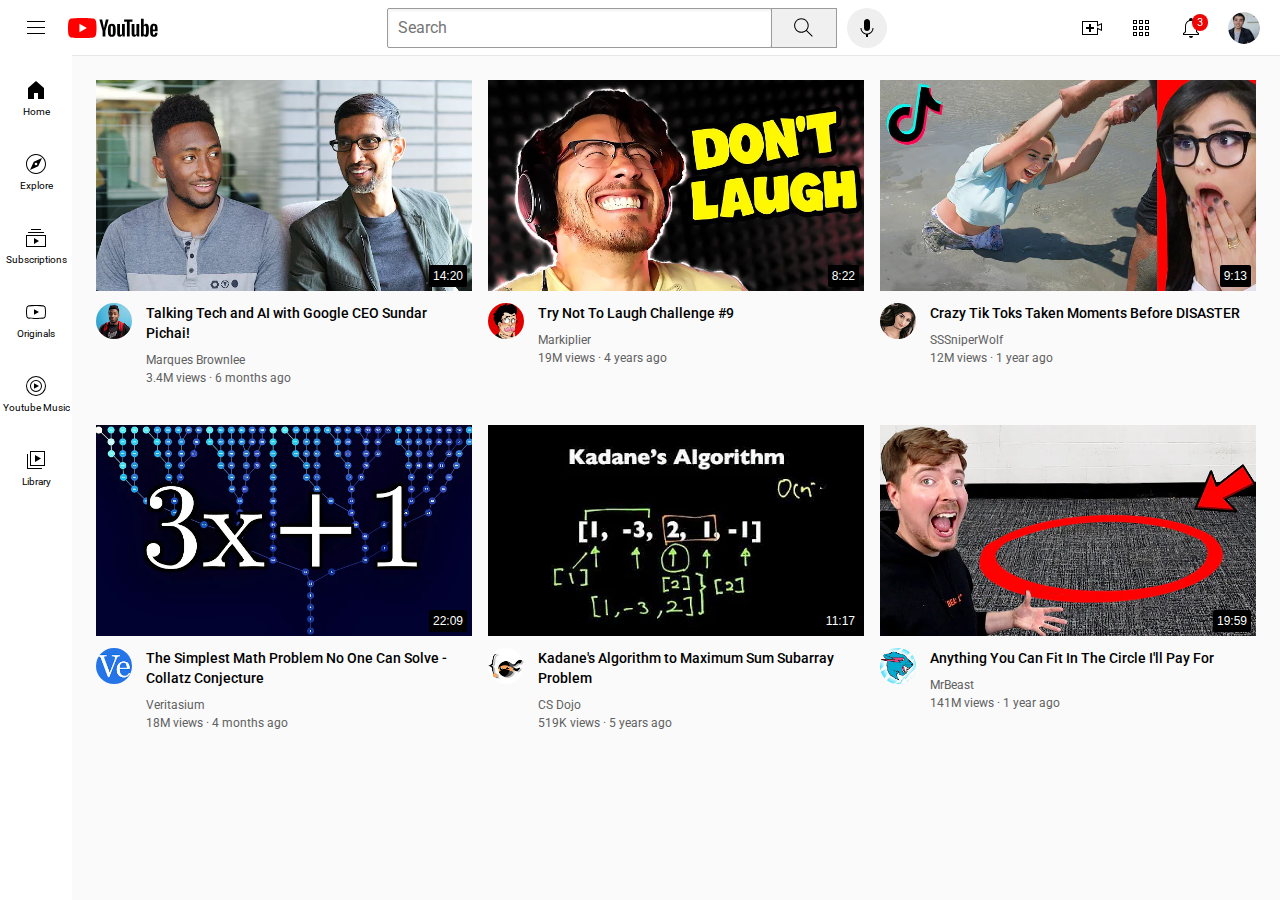
<file: index.html>
<!DOCTYPE html>
<html>
  <head>
    <title>
      Youtube.com Clone
    </title>
    <link rel="preconnect" href="https://fonts.googleapis.com">
    <link rel="preconnect" href="https://fonts.gstatic.com" crossorigin>
    <link href="https://fonts.googleapis.com/css2?family=Roboto:wght@400;500;700&display=swap" rel="stylesheet">
    
    <link rel="stylesheet" href="styles/general.css">
    <link rel="stylesheet" href="styles/video.css">
    <link rel="stylesheet" href="styles/header.css">
    <link rel="stylesheet" href="styles/sidebar.css">

  </head>

  <body>
    <header class="header">
      <div class="left-section">
        <img class="hamburger-menu" src="icons/hamburger-menu.svg">
        <img class="youtube-logo" src="icons/youtube-logo.svg">
      </div>
      <div class="middle-section">
        <input class="search-bar" type="text" placeholder="Search">
        <button class="search-button">
          <img class="search-icon" src="icons/search.svg">
          <div class="tooltip">Search</div>
        </button>
        <!--THATS HOW U COMMENT or --> 
        <button class="voice-search-button">
          <img class="voice-search-icon" src="icons/voice-search-icon.svg">
          <div class="tooltip">Search With Your Voice</div>
        </button>
      </div>
      <div class="right-section">
        <div class="upload-icon-container">
          <img class="upload-icon" src="icons/upload.svg">
          <div class="tooltip">Create</div>
        </div>
        <div class="youtube-apps-icon-container">
          <img class="youtube-apps-icon" src="icons/youtube-apps.svg">
          <div class="tooltip">Youtube Apps</div>
        </div>
        
        <div class="notifications-icon-container">
          <div class="not2">
            <img class="notifications-icon" src="icons/notifications.svg">
            <div class="tooltip">Notifications</div>
          </div>
          <div class="notifications-count">
            3
          </div>
        </div>
        <img class="current-user-picture" src="channel-pictures/my-channel.jpeg">
      </div>

    </header>

    <nav class="sidebar">
      <div class="sidebar-link">
        <img src="icons/home.svg">
        <div>Home</div>
      </div>
      <div class="sidebar-link">
        <img src="icons/explore.svg">
        <div>Explore</div>
      </div>
      <div class="sidebar-link">
        <img src="icons/subscriptions.svg">
        <div>Subscriptions</div>
      </div>
      <div class="sidebar-link">
        <img src="icons/originals.svg">
        <div>Originals</div>
      </div>
      <div class="sidebar-link">
        <img src="icons/youtube-music.svg">
        <div>Youtube Music</div>
      </div>
      <div class="sidebar-link">
        <img src="icons/library.svg">
        <div>Library</div>
      </div>
    </nav>
    
    <main>
      <section class="video-grid">
        <div class="video-preview">
          <div class="thumbnail-row">
            <img class="thumbnail" src="thumbnails/thumbnail-1.webp">
            <div class="video-time">
              14:20
            </div>
          </div>
  
          <div class="video-info-grid">
            <div class="channel-picture">
              <img class="profile-picture" src="channel-pictures/channel-1.jpeg">
            </div>
            <div class="video-info">
              <p class="video-title">  
                Talking Tech and AI with Google CEO Sundar Pichai!
              </p>
          
              <p class="video-author">
                Marques Brownlee
              </p>
          
              <p class="video-stats">
                3.4M views &#183; 6 months ago
              </p>
            </div>
          </div>
          
  
          
        </div>
  
        <div class="video-preview">
          <div class="thumbnail-row">
            <img class="thumbnail" src="thumbnails/thumbnail-2.webp">
            <div class="video-time">
              8:22
            </div>
          </div>
          
          <div class="video-info-grid">
            <div class="channel-picture">
              <img class="profile-picture" src="channel-pictures/channel-2.jpeg">
            </div>
            <div class="video-info">
              <p class="video-title">  
                Try Not To Laugh Challenge #9
              </p>
          
              <p class="video-author">
                Markiplier
              </p>
          
              <p class="video-stats">
                19M views &#183; 4 years ago
              </p>
            </div>
          </div>
        </div>
  
        <div class="video-preview">
          <div class="thumbnail-row">
            <img class="thumbnail" src="thumbnails/thumbnail-3.webp">
            <div class="video-time">
              9:13
            </div>
          </div>
  
          <div class="video-info-grid">
            <div class="channel-picture">
              <img class="profile-picture" src="channel-pictures/channel-3.jpeg">
            </div>
            <div class="video-info">
              <p class="video-title">  
                Crazy Tik Toks Taken Moments Before DISASTER
              </p>
          
              <p class="video-author">
                SSSniperWolf
              </p>
          
              <p class="video-stats">
                12M views &#183; 1 year ago
              </p>
            </div>
          </div>
          
  
          
        </div>
  
        <div class="video-preview">
          <div class="thumbnail-row">
            <img class="thumbnail" src="thumbnails/thumbnail-4.webp">
            <div class="video-time">
              22:09
            </div>
          </div>
          
          <div class="video-info-grid">
            <div class="channel-picture">
              <img class="profile-picture" src="channel-pictures/channel-4.jpeg">
            </div>
            <div class="video-info">
              <p class="video-title">  
                The Simplest Math Problem No One Can Solve - Collatz Conjecture
              </p>
          
              <p class="video-author">
                Veritasium
              </p>
          
              <p class="video-stats">
                18M views &#183; 4 months ago
              </p>
            </div>
          </div>
        </div>
  
        <div class="video-preview">
          <div class="thumbnail-row">
            <img class="thumbnail" src="thumbnails/thumbnail-5.webp">
            <div class="video-time">
              11:17
            </div>
          </div>
  
          <div class="video-info-grid">
            <div class="channel-picture">
              <img class="profile-picture" src="channel-pictures/channel-5.jpeg">
            </div>
            <div class="video-info">
              <p class="video-title">  
                Kadane's Algorithm to Maximum Sum Subarray Problem
              </p>
          
              <p class="video-author">
                CS Dojo
              </p>
          
              <p class="video-stats">
                519K views &#183; 5 years ago
              </p>
            </div>
          </div>
          
  
          
        </div>
  
        <div class="video-preview">
          <div class="thumbnail-row">
            <img class="thumbnail" src="thumbnails/thumbnail-6.webp">
            <div class="video-time">
              19:59
            </div>
          </div>
          
          <div class="video-info-grid">
            <div class="channel-picture">
              <img class="profile-picture" src="channel-pictures/channel-6.jpeg">
            </div>
            <div class="video-info">
              <p class="video-title">  
                Anything You Can Fit In The Circle I'll Pay For
              </p>
          
              <p class="video-author">
                MrBeast
              </p>
          
              <p class="video-stats">
                141M views &#183; 1 year ago
              </p>
            </div>
          </div>
        </div>
      </section>
    </main>
    
  </body>

</html>
</file>
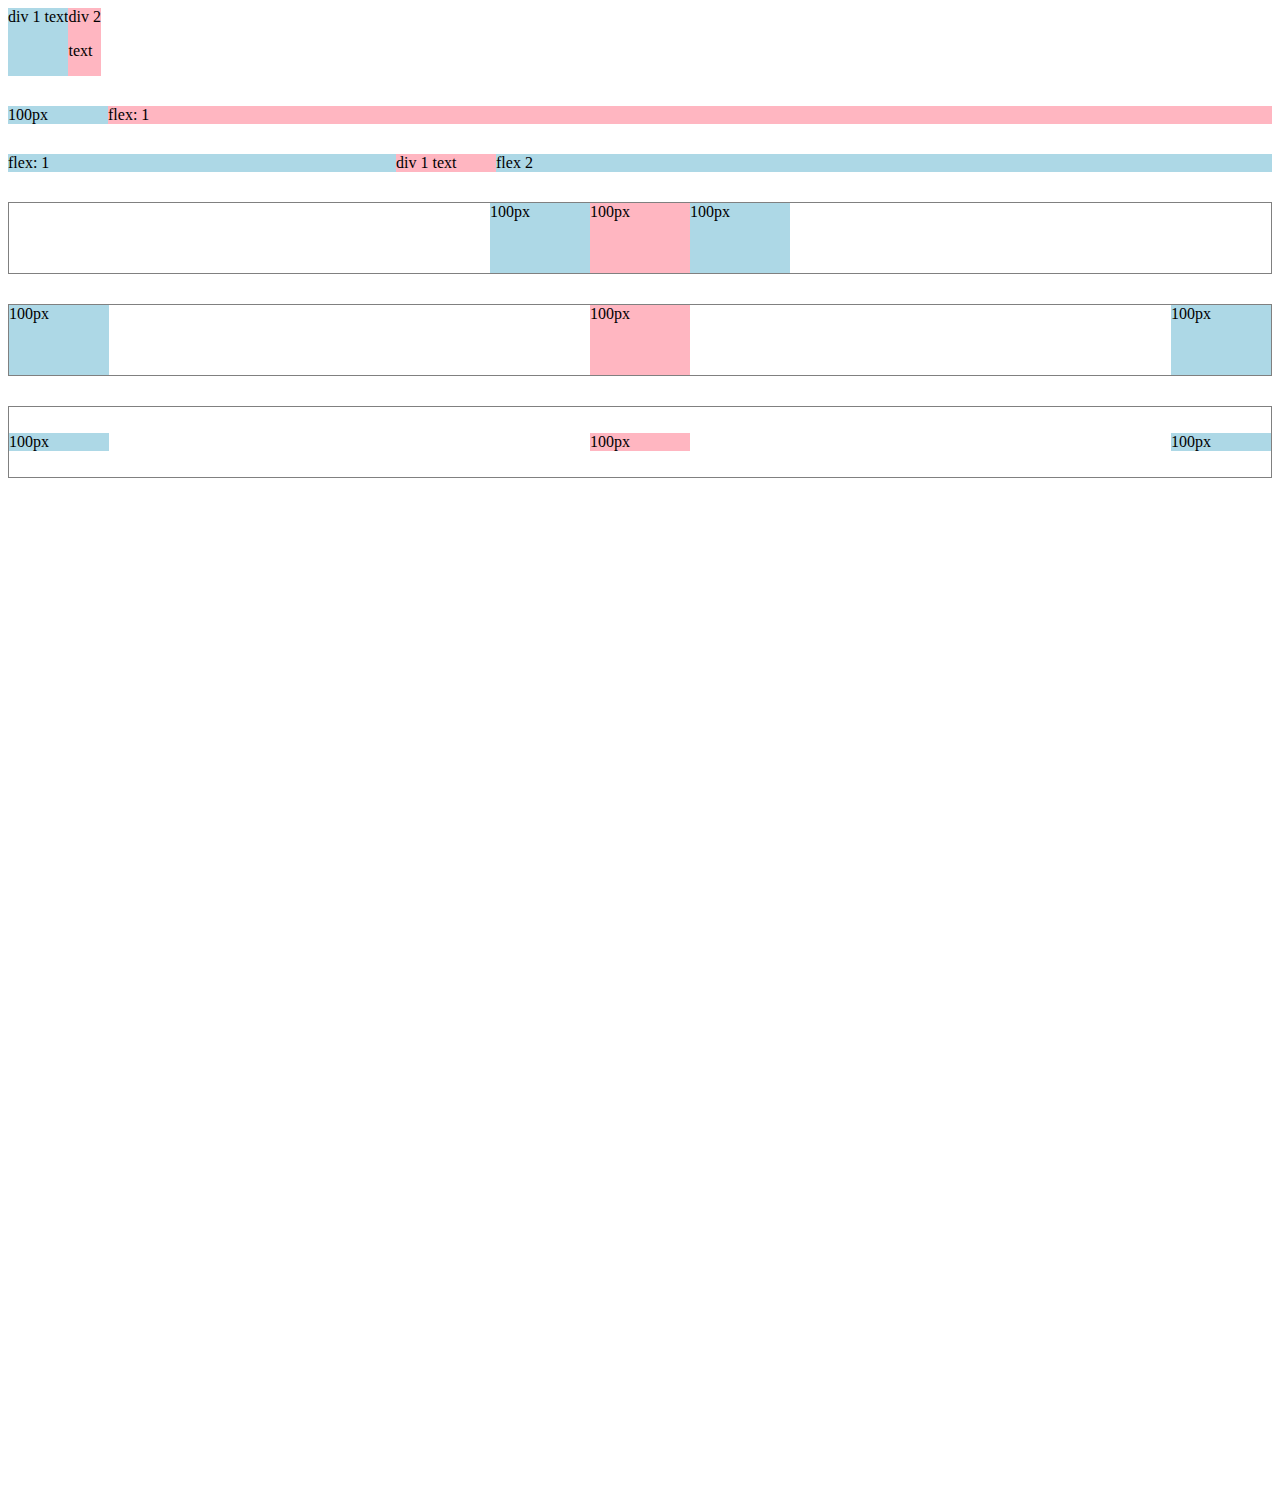
<file: flexbox.html>
<!DOCTYPE html>
<html>
  <head>
    <title>FlexBox practice</title>


  </head>

  <body style="padding-bottom: 1000px;">
    <div style="
    display: flex;
    flex-direction: row;
    
    ">
      <div style="background-color: lightblue;">
        
        
        div 1 text
      </div>
      <div style="background-color: lightpink;">
        
        div 2
        <p> text</p>
      </div>
    </div>
    

    <div style="
    display: flex;
    flex-direction: row;
    margin-top: 30px;
    
    ">
      <div style="background-color: lightblue;
      width: 100px;

      ">
        
        
        100px
      </div>
      <div style="background-color: lightpink;
      flex: 1;">
        
        flex: 1
      </div>
    </div>


    <div style="
    display: flex;
    flex-direction: row;
    margin-top: 30px;
    ">


      <div style="background-color: lightblue;
        flex: 1;">
          
          flex: 1
      </div>
      <div style="background-color: lightpink;
      width: 100px;">
        
        
        div 1 text
      </div>
      

      <div style="background-color: lightblue;
      flex: 2;">
        
        
        flex 2
      </div>
    </div>

    <div style="
    display: flex;
    height: 70px;
    border-width: 1px;
    border-style: solid;
    border-color: gray;
    flex-direction: row;
    margin-top: 30px;
    justify-content: center;
    ">


      <div style="background-color: lightblue;
        width: 100px;">
          
          100px
      </div>
      <div style="background-color: lightpink;
      width: 100px;">
        
        
        100px
      </div>
      

      <div style="background-color: lightblue;
      width: 100px;">
        
        
        100px
      </div>
    </div>


    <div style="
    display: flex;
    height: 70px;
    border-width: 1px;
    border-style: solid;
    border-color: gray;
    flex-direction: row;
    margin-top: 30px;
    justify-content: space-between;
    ">


      <div style="background-color: lightblue;
        width: 100px;">
          
          100px
      </div>
      <div style="background-color: lightpink;
      width: 100px;">
        
        
        100px
      </div>
      

      <div style="background-color: lightblue;
      width: 100px;">
        
        
        100px
      </div>
    </div>


    <div style="
    display: flex;
    height: 70px;
    border-width: 1px;
    border-style: solid;
    border-color: gray;
    flex-direction: row;
    margin-top: 30px;
    justify-content: space-between;
    align-items: center;
    ">


      <div style="background-color: lightblue;
        width: 100px;">
          
          100px
      </div>
      <div style="background-color: lightpink;
      width: 100px;">
        
        
        100px
      </div>
      

      <div style="background-color: lightblue;
      width: 100px;">
        
        
        100px
      </div>
    </div>


  </body>
</html>
</file>
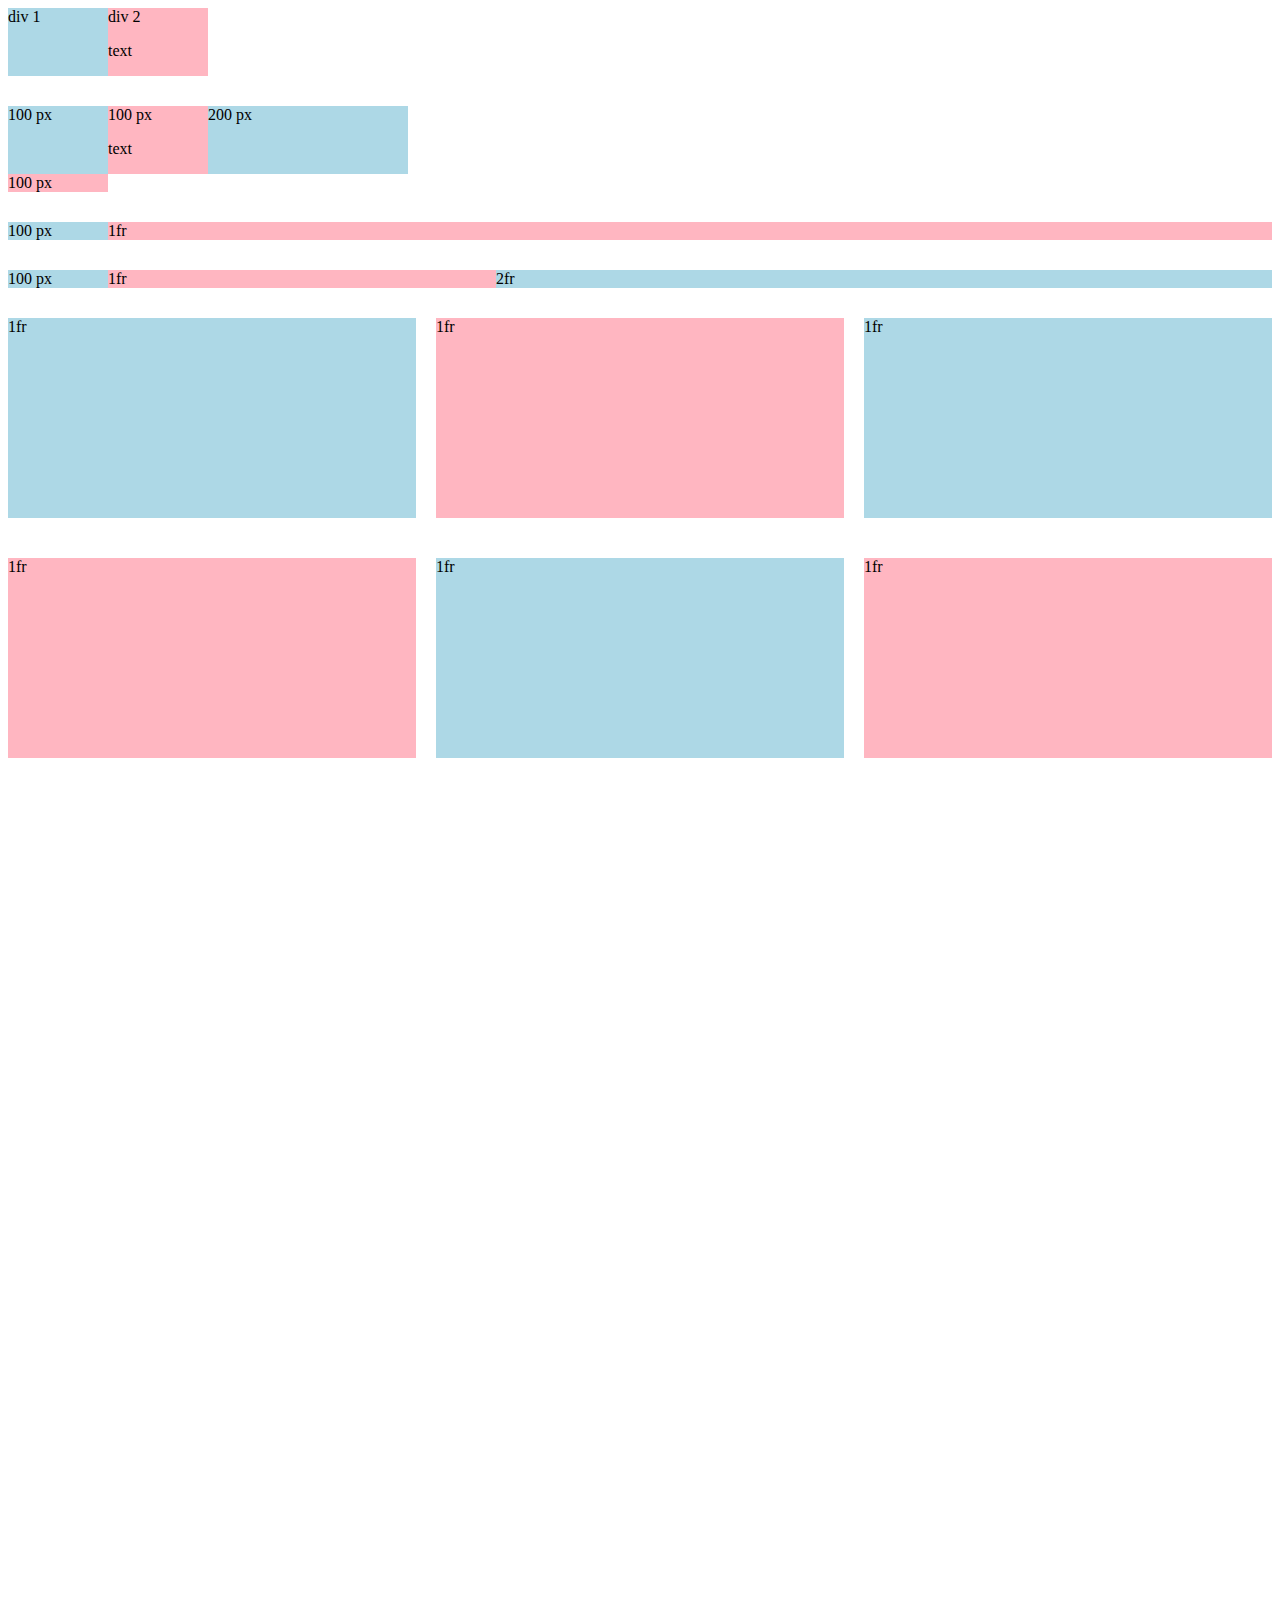
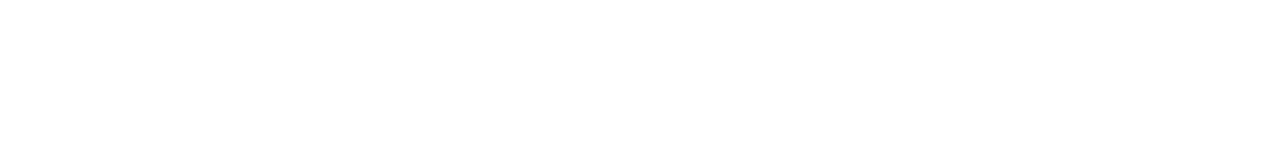
<file: grid.html>
<!DOCTYPE html>
<html>
  <head>
    <title>Grid Practice</title>

  </head>

  <body style="padding-bottom: 1000px;">
    <div style="
      display: grid;
      grid-template-columns: 100px 100px;
    
    ">
      <div style="background-color: lightblue;">
        div 1
      </div>

      <div style="background-color: lightpink;">
        div 2
        <p>
          text
        </p>
      </div>
    </div>

    <div style="
    margin-top: 30px;
    display: grid;
    grid-template-columns: 100px 100px 200px;
  
  ">
    <div style="background-color: lightblue;">
      100 px
    </div>

    <div style="background-color: lightpink;">
      100 px
      <p>
        text
      </p>
    </div>

    <div style="background-color: lightblue;">
      200 px
    </div>

    <div style="background-color: lightpink;">
      100 px
    </div>
  </div>


    <div style="
    margin-top: 30px;
    display: grid;
    grid-template-columns: 100px 1fr;

    ">
      <div style="background-color: lightblue;">
        100 px
      </div>

      <div style="background-color: lightpink;">
        1fr
      </div>
  </div>


  <div style="
  margin-top: 30px;
  display: grid;
  grid-template-columns: 100px 1fr 2fr;

  ">
    <div style="background-color: lightblue;">
      100 px
    </div>

    <div style="background-color: lightpink;">
      1fr
    </div>

    <div style="background-color: lightblue;">
      2fr
    </div>
  </div>


  <div style="
    margin-top: 30px;
    display: grid;
    grid-template-columns: 1fr 1fr 1fr;
    column-gap: 20px;
    row-gap: 40px;

  ">
    <div style="background-color: lightblue; height: 200px;">
      1fr
    </div>

    <div style="background-color: lightpink; height: 200px;">
      1fr
    </div>

    <div style="background-color: lightblue; height: 200px;">
      1fr
    </div>
    <div style="background-color: lightpink; height: 200px;">
      1fr
    </div>
    <div style="background-color: lightblue; height: 200px;">
      1fr
    </div>

    <div style="background-color: lightpink; height: 200px;">
      1fr
    </div>
  </div>


  </body>

</html>
</file>
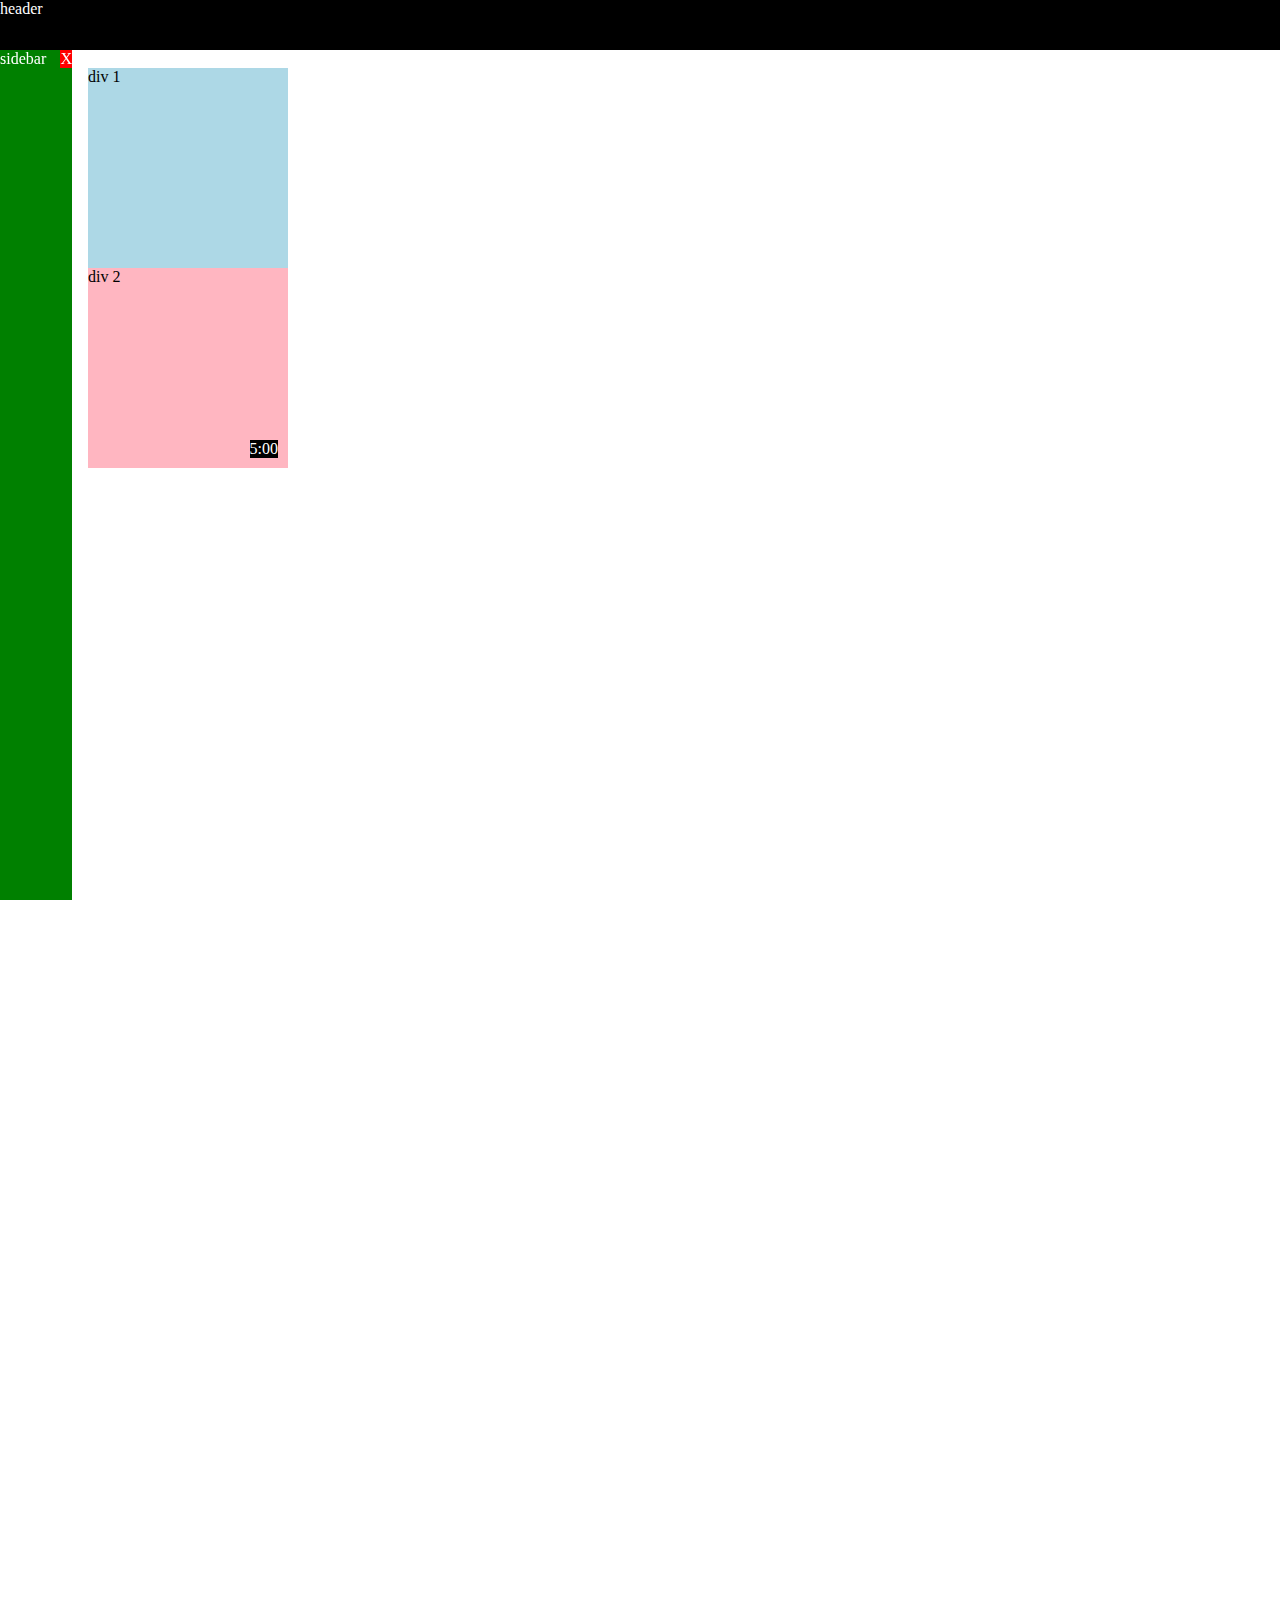
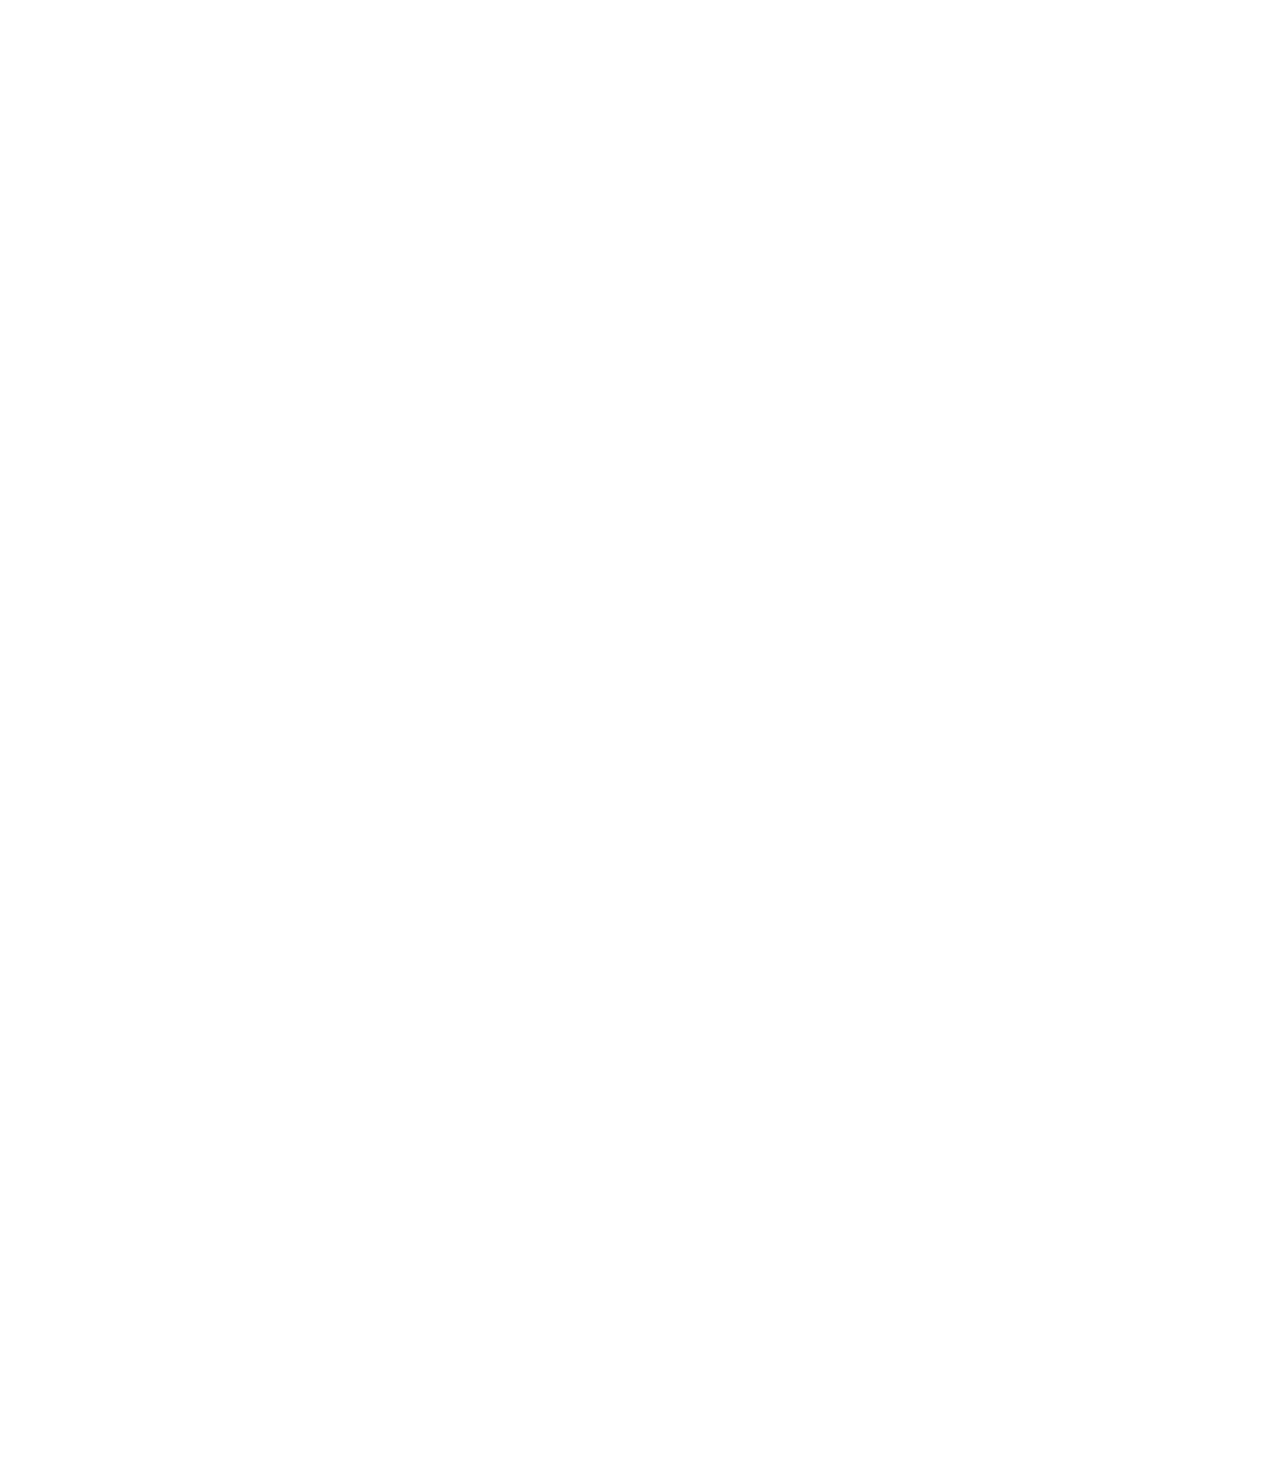
<file: position.html>
<!DOCTYPE html>
<html>
  <head>
    <title>position practice</title>
  </head>

  <body style="
    height: 3000px;
    padding-top: 60px;
    padding-left: 80px;
  ">
    <div style="background-color: black;
    color: white;
    position: fixed;
    top: 0px;
    left: 0px;
    right: 0px;
    height: 50px;
    z-index: 1;
    ">
      header
    </div>

    <div style="background-color: green;
    color: white;
    position: fixed;
    left: 0px;
    bottom: 0px;
    top: 50px;
    width: 72px;
    ">
      sidebar
    <div style="
      position: absolute;
      background-color: red;
      color: white;
      top: 0px;
      right: 0px;
    ">
      X
    </div>
    </div>

    

    <div style="background-color: lightblue;
    height: 200px;
    width: 200px;
    position: static;
    ">
      div 1
    </div>

    <div style="background-color: lightpink;
    height: 200px;
    width: 200px;
    position: relative">
      div 2
      <div style="
      position: absolute;
      background-color: black;
      color: white;
      bottom: 10px;
      right: 10px;
    ">
      5:00
      </div>
    </div>
  </body>
</html>
</file>
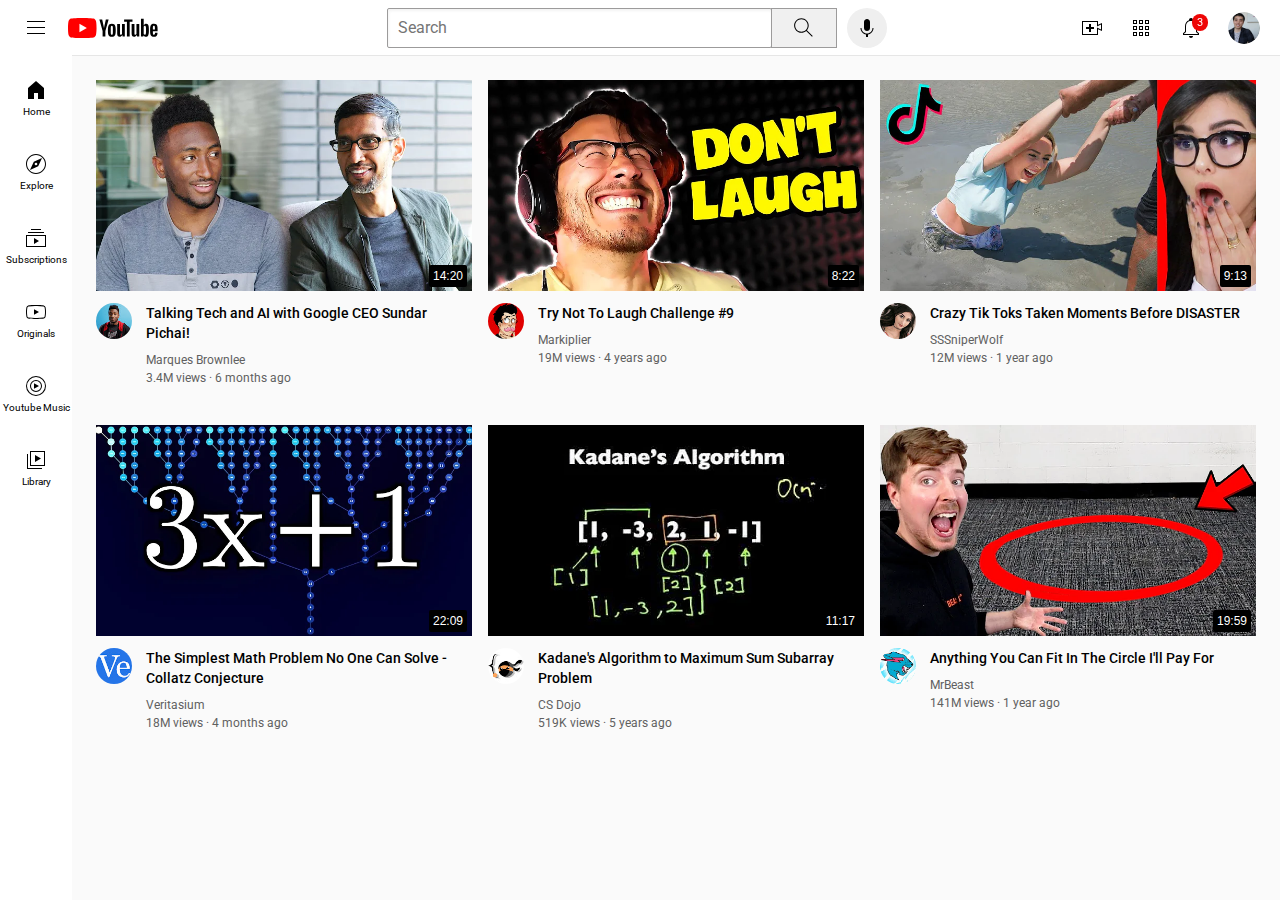
<file: youtube.html>
<!DOCTYPE html>
<html>
  <head>
    <title>
      Youtube.com Clone
    </title>
    <link rel="preconnect" href="https://fonts.googleapis.com">
    <link rel="preconnect" href="https://fonts.gstatic.com" crossorigin>
    <link href="https://fonts.googleapis.com/css2?family=Roboto:wght@400;500;700&display=swap" rel="stylesheet">
    
    <link rel="stylesheet" href="styles/general.css">
    <link rel="stylesheet" href="styles/video.css">
    <link rel="stylesheet" href="styles/header.css">
    <link rel="stylesheet" href="styles/sidebar.css">

  </head>

  <body>
    <header class="header">
      <div class="left-section">
        <img class="hamburger-menu" src="icons/hamburger-menu.svg">
        <img class="youtube-logo" src="icons/youtube-logo.svg">
      </div>
      <div class="middle-section">
        <input class="search-bar" type="text" placeholder="Search">
        <button class="search-button">
          <img class="search-icon" src="icons/search.svg">
          <div class="tooltip">Search</div>
        </button>
        <!--THATS HOW U COMMENT or --> 
        <button class="voice-search-button">
          <img class="voice-search-icon" src="icons/voice-search-icon.svg">
          <div class="tooltip">Search With Your Voice</div>
        </button>
      </div>
      <div class="right-section">
        <div class="upload-icon-container">
          <img class="upload-icon" src="icons/upload.svg">
          <div class="tooltip">Create</div>
        </div>
        <div class="youtube-apps-icon-container">
          <img class="youtube-apps-icon" src="icons/youtube-apps.svg">
          <div class="tooltip">Youtube Apps</div>
        </div>
        
        <div class="notifications-icon-container">
          <div class="not2">
            <img class="notifications-icon" src="icons/notifications.svg">
            <div class="tooltip">Notifications</div>
          </div>
          <div class="notifications-count">
            3
          </div>
        </div>
        <img class="current-user-picture" src="channel-pictures/my-channel.jpeg">
      </div>

    </header>

    <nav class="sidebar">
      <div class="sidebar-link">
        <img src="icons/home.svg">
        <div>Home</div>
      </div>
      <div class="sidebar-link">
        <img src="icons/explore.svg">
        <div>Explore</div>
      </div>
      <div class="sidebar-link">
        <img src="icons/subscriptions.svg">
        <div>Subscriptions</div>
      </div>
      <div class="sidebar-link">
        <img src="icons/originals.svg">
        <div>Originals</div>
      </div>
      <div class="sidebar-link">
        <img src="icons/youtube-music.svg">
        <div>Youtube Music</div>
      </div>
      <div class="sidebar-link">
        <img src="icons/library.svg">
        <div>Library</div>
      </div>
    </nav>
    
    <main>
      <section class="video-grid">
        <div class="video-preview">
          <div class="thumbnail-row">
            <img class="thumbnail" src="thumbnails/thumbnail-1.webp">
            <div class="video-time">
              14:20
            </div>
          </div>
  
          <div class="video-info-grid">
            <div class="channel-picture">
              <img class="profile-picture" src="channel-pictures/channel-1.jpeg">
            </div>
            <div class="video-info">
              <p class="video-title">  
                Talking Tech and AI with Google CEO Sundar Pichai!
              </p>
          
              <p class="video-author">
                Marques Brownlee
              </p>
          
              <p class="video-stats">
                3.4M views &#183; 6 months ago
              </p>
            </div>
          </div>
          
  
          
        </div>
  
        <div class="video-preview">
          <div class="thumbnail-row">
            <img class="thumbnail" src="thumbnails/thumbnail-2.webp">
            <div class="video-time">
              8:22
            </div>
          </div>
          
          <div class="video-info-grid">
            <div class="channel-picture">
              <img class="profile-picture" src="channel-pictures/channel-2.jpeg">
            </div>
            <div class="video-info">
              <p class="video-title">  
                Try Not To Laugh Challenge #9
              </p>
          
              <p class="video-author">
                Markiplier
              </p>
          
              <p class="video-stats">
                19M views &#183; 4 years ago
              </p>
            </div>
          </div>
        </div>
  
        <div class="video-preview">
          <div class="thumbnail-row">
            <img class="thumbnail" src="thumbnails/thumbnail-3.webp">
            <div class="video-time">
              9:13
            </div>
          </div>
  
          <div class="video-info-grid">
            <div class="channel-picture">
              <img class="profile-picture" src="channel-pictures/channel-3.jpeg">
            </div>
            <div class="video-info">
              <p class="video-title">  
                Crazy Tik Toks Taken Moments Before DISASTER
              </p>
          
              <p class="video-author">
                SSSniperWolf
              </p>
          
              <p class="video-stats">
                12M views &#183; 1 year ago
              </p>
            </div>
          </div>
          
  
          
        </div>
  
        <div class="video-preview">
          <div class="thumbnail-row">
            <img class="thumbnail" src="thumbnails/thumbnail-4.webp">
            <div class="video-time">
              22:09
            </div>
          </div>
          
          <div class="video-info-grid">
            <div class="channel-picture">
              <img class="profile-picture" src="channel-pictures/channel-4.jpeg">
            </div>
            <div class="video-info">
              <p class="video-title">  
                The Simplest Math Problem No One Can Solve - Collatz Conjecture
              </p>
          
              <p class="video-author">
                Veritasium
              </p>
          
              <p class="video-stats">
                18M views &#183; 4 months ago
              </p>
            </div>
          </div>
        </div>
  
        <div class="video-preview">
          <div class="thumbnail-row">
            <img class="thumbnail" src="thumbnails/thumbnail-5.webp">
            <div class="video-time">
              11:17
            </div>
          </div>
  
          <div class="video-info-grid">
            <div class="channel-picture">
              <img class="profile-picture" src="channel-pictures/channel-5.jpeg">
            </div>
            <div class="video-info">
              <p class="video-title">  
                Kadane's Algorithm to Maximum Sum Subarray Problem
              </p>
          
              <p class="video-author">
                CS Dojo
              </p>
          
              <p class="video-stats">
                519K views &#183; 5 years ago
              </p>
            </div>
          </div>
          
  
          
        </div>
  
        <div class="video-preview">
          <div class="thumbnail-row">
            <img class="thumbnail" src="thumbnails/thumbnail-6.webp">
            <div class="video-time">
              19:59
            </div>
          </div>
          
          <div class="video-info-grid">
            <div class="channel-picture">
              <img class="profile-picture" src="channel-pictures/channel-6.jpeg">
            </div>
            <div class="video-info">
              <p class="video-title">  
                Anything You Can Fit In The Circle I'll Pay For
              </p>
          
              <p class="video-author">
                MrBeast
              </p>
          
              <p class="video-stats">
                141M views &#183; 1 year ago
              </p>
            </div>
          </div>
        </div>
      </section>
    </main>
    
  </body>

</html>
</file>
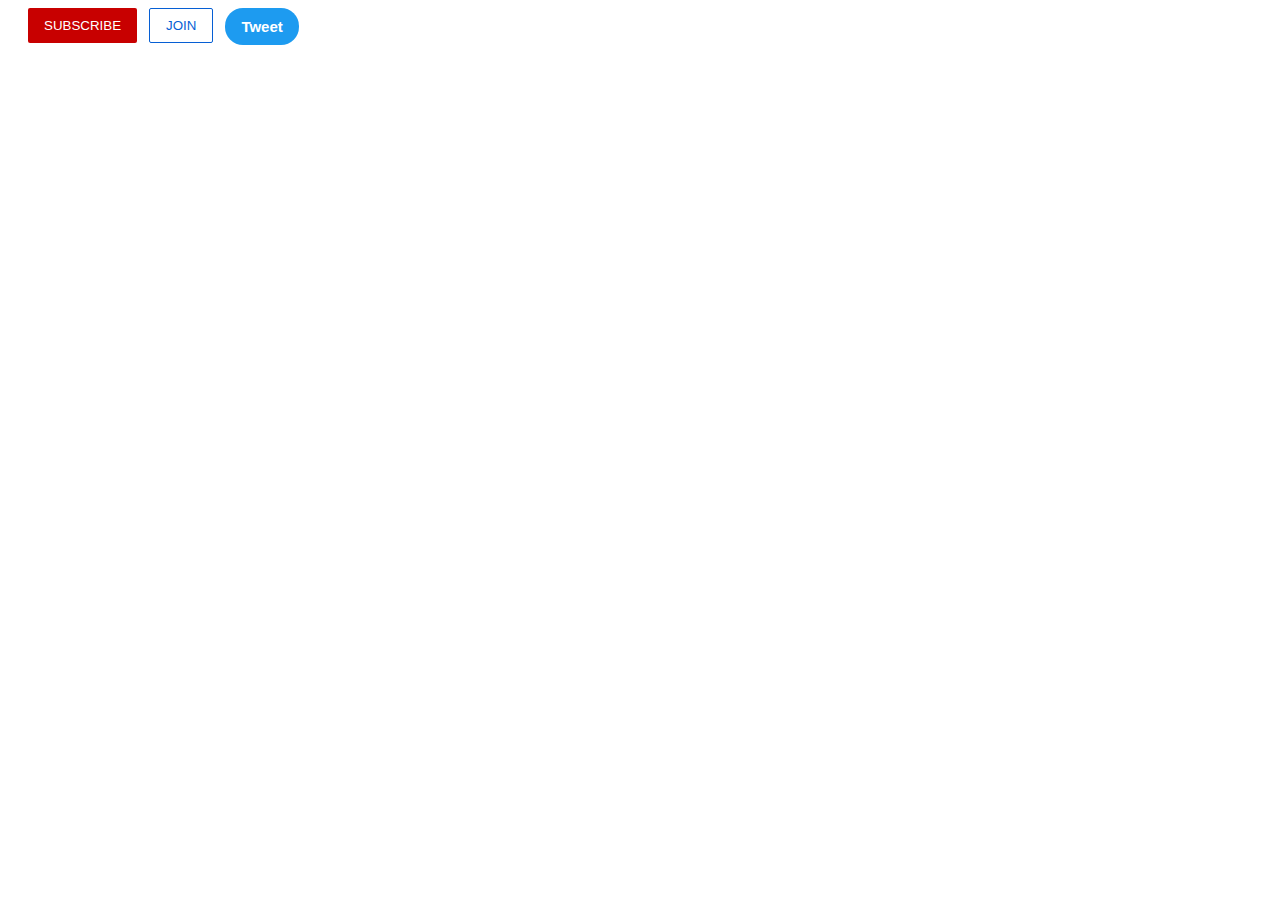
<file: intro-to-html/buttons.html>
<!DOCTYPE html>
<html>
  <head>
    <title>
      Buttons Practice
    </title>
    <link rel="stylesheet" href="styles/buttons.css">
  </head>

  <body>
    <button class="subscribe-button">
      SUBSCRIBE
    </button>

    <button class="join-button">
      JOIN
    </button>

    <button class="tweet-button">
      Tweet
    </button>
  </body>

  </html>
</file>
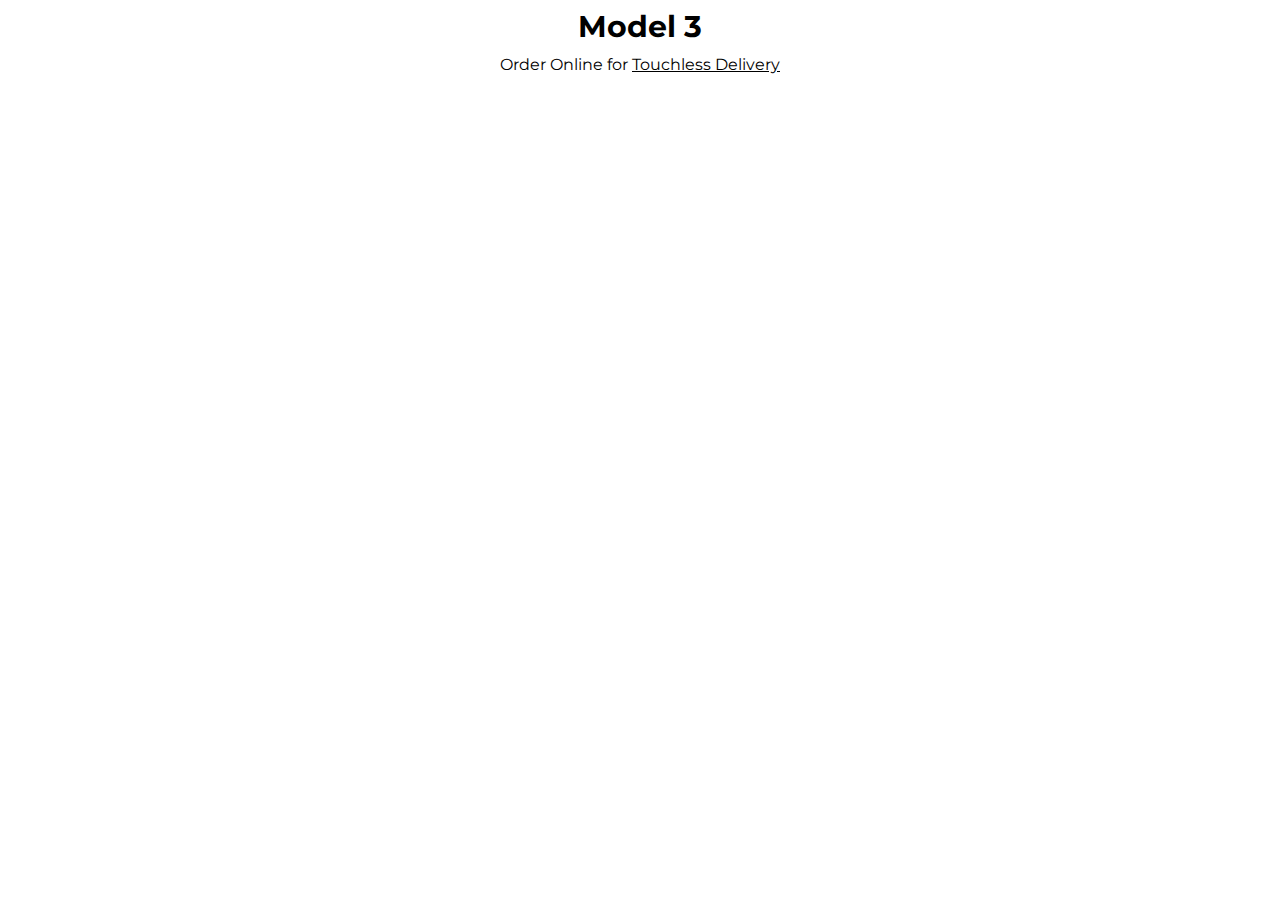
<file: intro-to-html/lesson 6.html>
<!DOCTYPE html>
<html>
  <head>
    <title>
      Lesson 6
    </title>

    <link rel="stylesheet" href="styles/lesson6.css">
    <link rel="preconnect" href="https://fonts.googleapis.com">
    <link rel="preconnect" href="https://fonts.gstatic.com" crossorigin>
    <link href="https://fonts.googleapis.com/css2?family=Montserrat:wght@400;700&family=Roboto:wght@400;700&display=swap" rel="stylesheet">

  </head>

  <body>
    <p class="model">
      Model 3
    </p>

    <p class="order">
      Order Online for <span class="span">Touchless Delivery</span>
    </p>

  </body>

</html>
</file>
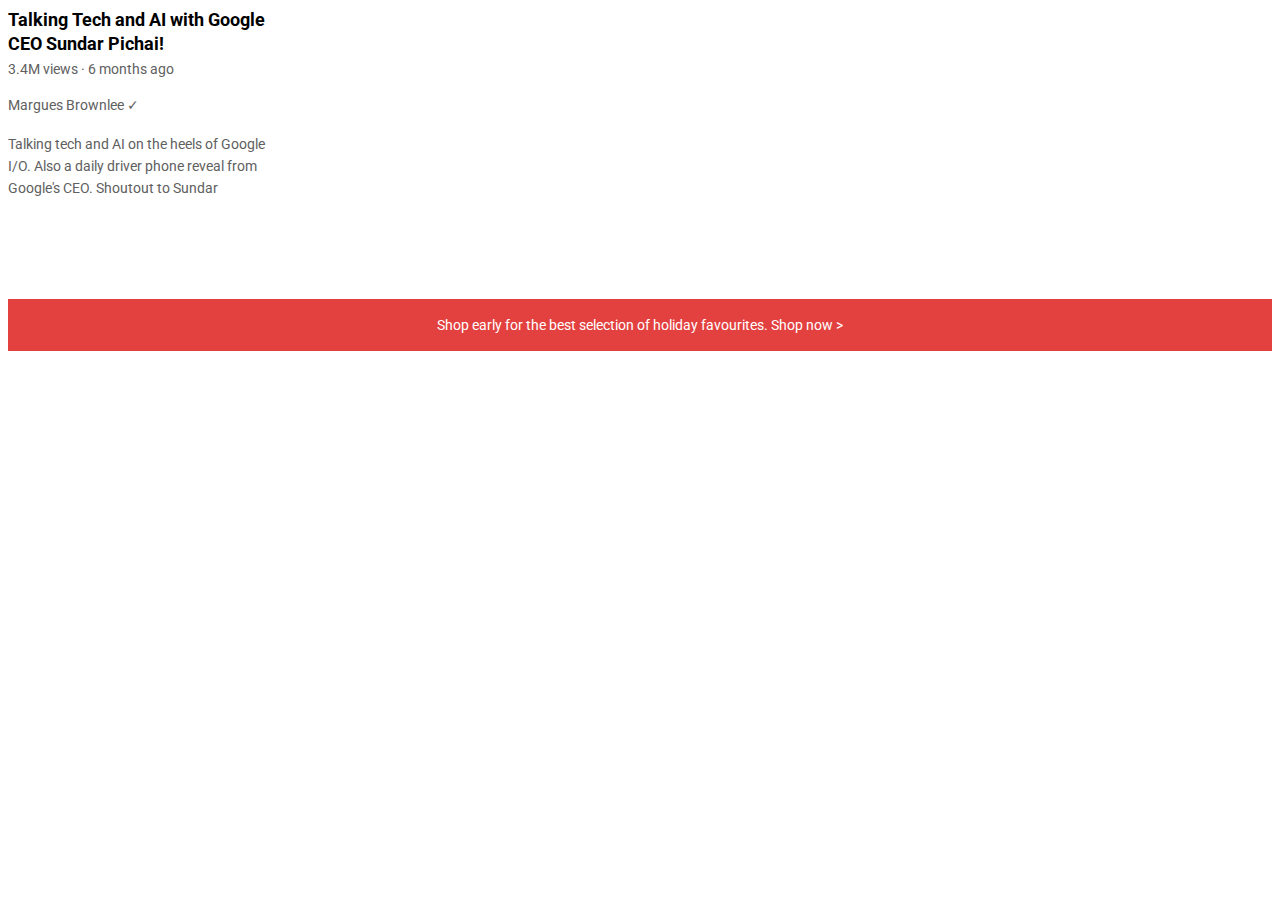
<file: intro-to-html/text.html>
<!DOCTYPE html>
<html>
  <head>
    <title>
      Text Practice
    </title>
    <link rel="stylesheet" href="styles/text.css">


    <link rel="preconnect" href="https://fonts.googleapis.com">
    <link rel="preconnect" href="https://fonts.gstatic.com" crossorigin>
    <link href="https://fonts.googleapis.com/css2?family=Roboto:wght@400;700&display=swap" rel="stylesheet">
  </head>

  <body>
    <p class="video-title">
      Talking Tech and AI with Google CEO Sundar Pichai!
    </p>
    
    <p class="video-stats">
      3.4M views &#183; 6 months ago
    </p>
    
    <p class="video-author">
      Margues Brownlee 	&#10003;
    </p>
    
    <p class="video-description">
      Talking tech and AI on the heels of Google I/O. Also a daily driver phone reveal from Google's CEO. Shoutout to Sundar
    </p>
    
    <p class="apple-text">
      Shop early for the best selection of holiday favourites. <span class="shop-link">Shop now &gt;</span>
    </p>
  </body>
</html>
</file>
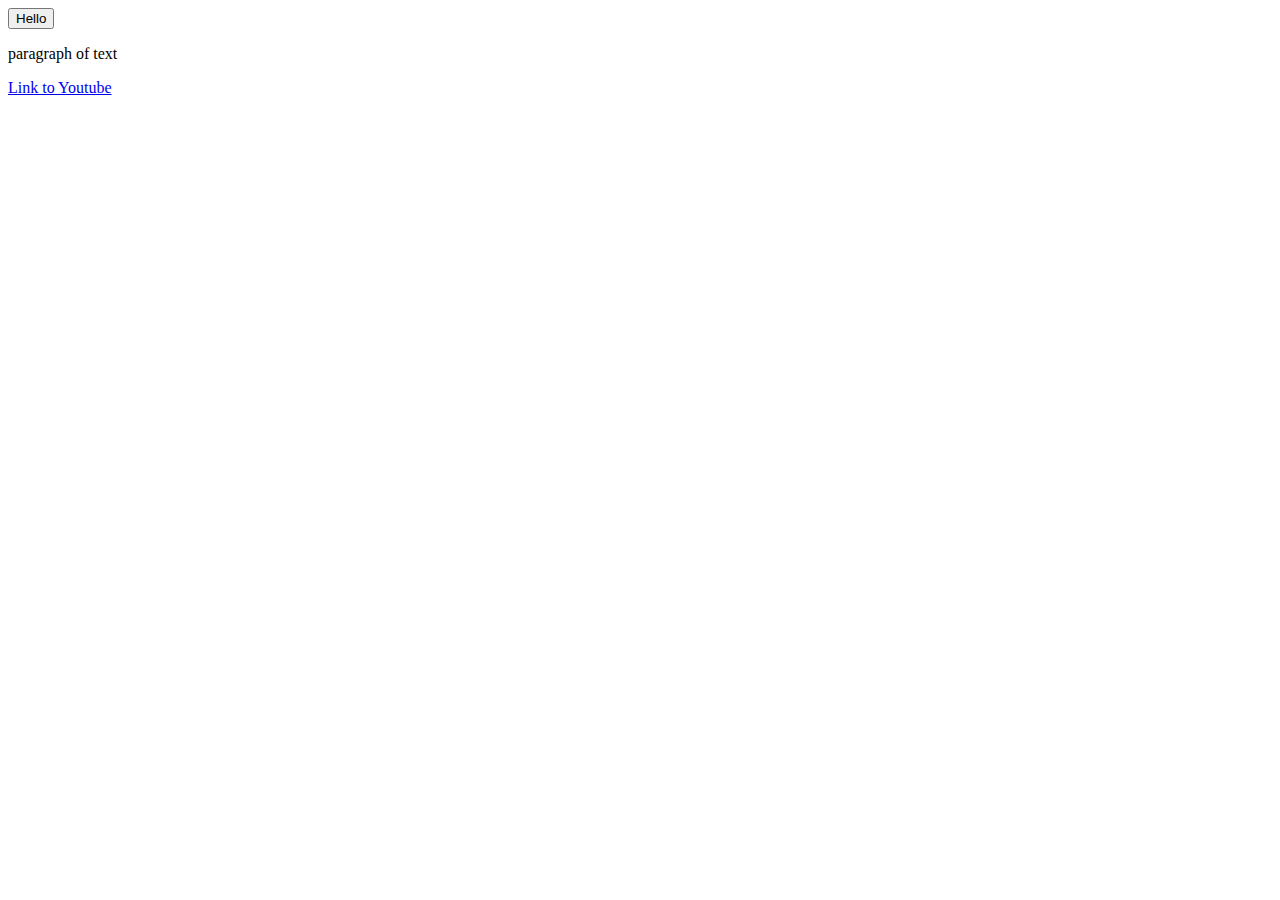
<file: intro-to-html/website.html>
<!DOCTYPE html>
<html>
    <head>
        <title>
            First Website
        </title>
    </head>
    <body>
         <button>
            Hello
        </button>

        <p>
            paragraph of text 
        </p>

        <a href="https://www.youtube.com/" target="_blank">
            Link to Youtube
        </a>

    </body>
</html>
</file>
<file: styles/general.css>
p{
  font-family: Roboto, Arial;
  margin-top: 0px;
  margin-bottom: 0px;
}

body{
  margin: 0;
  padding-top: 80px;
  padding-left: 96px;
  padding-right: 24px;
  background-color: rgb(250, 250, 250);
}
</file>
<file: styles/video.css>
.thumbnail{
  width: 100%;
}



.video-title{
  margin-top: 0px;
  font-size: 14px;
  font-weight: 500;
  line-height: 20px;
  margin-bottom: 10px;
}


.video-info-grid{
  display: grid;
  grid-template-columns: 50px 1fr;
}

.profile-picture{
  width: 36px;
  border-radius: 50px;
}

.thumbnail-row{
  margin-bottom: 8px;
  position: relative;
}

.video-author,.video-stats{
  font-size: 12px;
  color: rgb(96, 96, 96); 
}

.video-author{
  margin-bottom: 4px;
}

.video-grid{
  display: grid;
  grid-template-columns: 1fr 1fr 1fr;
  column-gap: 16px;
  row-gap: 40px;
}

@media (max-width: 800px) {
  .video-grid{
    grid-template-columns: 1fr 1fr;
  }
}

@media (min-width: 2000px){
  .video-grid{
    grid-template-columns: 1fr 1fr 1fr 1fr;
  }
}
  
@media (min-width: 751px) and (max-width: 999px){
  .video-grid{
    grid-template-columns: 1fr 1fr 1fr;
  }
}

.video-time{
  font-family: Robot, Arial;
  font-size: 12px;
  font-weight: 500;
  padding: 4px;
  border-radius: 2px;
  background-color: black;
  color: white;
  position: absolute;
  bottom: 8px;
  right: 5px;
}
</file>
<file: styles/header.css>
.header{
  height: 55px;
  display: flex;
  flex-direction: row;
  justify-content: space-between;

  position: fixed;
  top: 0px;
  right: 0px;
  left: 0px;
  background-color: white;
  border-bottom-width: 1px;
  border-bottom-style: solid;
  border-bottom-color: rgb(230,230,230);
  z-index: 100;
}

.left-section{
  display: flex;
  align-items: center;
}

.hamburger-menu{
  height: 24px;
  margin-left: 24px;
  margin-right: 20px;
}
.youtube-logo{
  height: 20px;
}

.middle-section{
  display: flex;
  flex: 1;
  margin-left: 70px;
  margin-right: 35px;
  max-width: 500px;
  align-items: center;
}

.search-bar{
  flex: 1;
  height: 36px;
  padding-left: 10px;
  font-size: 16px;
  border: 1px solid rgb(156, 155, 155);
  border-radius: 2px;
  box-shadow: inset 1px 2px 3px rgba(0, 0, 0, 0.05);
  width: 0;
}

.search-bar::placeholder{
  font-family: Roboto, Arial;
  font-size: 16px;
}

.search-button{
  height: 40px;
  width: 66px;
  background-color: rgb(240, 240, 240);
  border-width: 1px;
  border-style: solid;
  border-color: rgb(156, 155, 155);
  margin-left: -1px;
  margin-right: 10px;

}

.search-button, 
.voice-search-button,
.upload-icon-container,
.youtube-apps-icon-container,
.not2
{
  display: flex;
  justify-content: center;
  align-items: center;
  position: relative;
}

.search-button .tooltip,
.voice-search-button .tooltip,
.upload-icon-container .tooltip,
.youtube-apps-icon-container .tooltip,
.not2 .tooltip
{
  font-family: Roboto, Arial;
  position: absolute;
  background-color: gray;
  color: white;
  padding-top: 4px;
  padding-bottom: 4px;
  padding-left: 8px;
  padding-right: 8px;
  border-radius: 2px;
  font-size: 12px;
  bottom: -30px;
  opacity: 0;
  transition: opacity 0.15s;
  pointer-events: none;
  white-space: nowrap;
}

.search-button:hover .tooltip,
.voice-search-button:hover .tooltip,
.upload-icon-container:hover .tooltip,
.youtube-apps-icon-container:hover .tooltip,
.not2:hover .tooltip
{
  opacity: 1;
}

.search-icon{
  height: 25px;
}



.voice-search-button{
  height: 40px;
  width: 40px;
  border-radius: 20px;
  border: none;
  background-color: (245, 245, 245);
}

.voice-search-icon{
  height: 24px;
}

.right-section{
  width: 180px;
  display: flex;
  align-items: center;
  justify-content: space-between;
  margin-right: 20px;
  flex-shrink: 0;
}

.upload-icon{
  height: 24px;
}

.youtube-apps-icon{
  height: 24px;
}

.notifications-icon{
  height: 24px;
}

.notifications-icon-container{
  position: relative;
}

.notifications-count{
  position: absolute;
  top: -2px;
  right: -5px;
  background-color: rgb(238, 6, 6);
  color: white;
  font-family: Roboto, Arial;
  font-size: 11px;
  padding-left: 5px;
  padding-right: 5px;
  padding-top: 2px;
  padding-bottom: 2px;
  border-radius: 10px;
}

.current-user-picture{
  height: 32px;
  border-radius: 16px;
}
</file>
<file: styles/sidebar.css>
.sidebar{
  position: fixed;
  left: 0;
  bottom: 0;
  top: 55px;
  background-color: white;
  width: 72px;
  z-index: 200;
  padding-top: 5px;
}

.sidebar-link{
  display: flex;
  height: 74px;
  justify-content: center;
  align-items: center;
  flex-direction: column;
  cursor: pointer;
}

.sidebar-link:hover{
  background-color: rgb(233, 228, 228);
}

.sidebar-link img{
  height: 24px;
  margin-bottom: 4px;
}

.sidebar-link div{
  font-family: Roboto, Arial;
  font-size: 10px;
}
</file>
<file: intro-to-html/styles/buttons.css>
.subscribe-button {
  background-color: rgb(200, 0, 0);
  color: white;
  border: none;
  border-radius: 2px;
  cursor: pointer;
  margin-right: 8px;
  margin-left: 20px;
  padding-top: 10px;
  padding-bottom: 10px;
  padding-left: 16px;
  padding-right: 16px;
  transition: opacity 0.15s;
  vertical-align: top;
}

.subscribe-button:hover{
  opacity: 0.8;
}

.subscribe-button:active{
  opacity: 0.4;
}


.join-button{
  background-color: white;
  border-color: rgb(6, 95, 212);
  border-style: solid;
  border-width: 1px;
  color: rgb(6, 95, 212);
  border-radius: 2px;
  cursor: pointer;
  padding-top: 9px;
  padding-bottom: 9px;
  padding-left: 16px;
  padding-right: 16px;
  transition: background-color 0.15s, color 0.15s, opacity 0.15s;
}

.join-button:hover{
  background-color: rgb(6, 95, 212);
  color: white;
}

.join-button:active{
  opacity: 0.7;
}

.tweet-button{
  background-color: rgb(29, 155, 240);
  color: white;
  border: none;
  border-radius: 18px;
  font-weight: bold;
  font-size: 15px;
  cursor: pointer;
  margin-left: 8px;
  transition: box-shadow 0.15s;
  padding-top: 10px;
  padding-bottom: 10px;
  padding-left: 16px;
  padding-right: 16px;
  vertical-align: top;
}

.tweet-button:hover{
  box-shadow: 5px 5px 10px rgba(0, 0, 0, 0.15);
}
</file>
<file: intro-to-html/styles/lesson6.css>
p{
        font-family: Montserrat;
        margin-top: 0px;
        margin-bottom: 0px;
        text-align: center;
      }

      .model{
        font-size: 30px;
        margin-bottom: 10px;
        font-weight: bold;
      }

      .span{
        text-decoration: underline;
        cursor: pointer;
      }
</file>
<file: intro-to-html/styles/text.css>
p{
  font-family: Roboto;
  margin-top: 0px;
  margin-bottom: 0px;
}

.video-title{
  font-weight: bold;
  font-size: 18px;
  width: 280px;
  line-height: 24px;
  margin-bottom: 5px;
}

.video-stats{
  font-size: 14px;
  color: rgb(96, 96, 96);
  margin-bottom: 20px;
}

.video-author{
  font-size: 14px;
  color: rgb(96, 96, 96);
  margin-bottom: 20px;
}

.video-description{
  font-size: 14px;
  color: rgb(96, 96, 96);
  width: 280px;
  line-height: 22px;
  margin-bottom: 100px;
}

.apple-text{
  margin-bottom: 50px;
  font-size: 14px;
  background-color: rgb(227, 65, 64);
  color: white;
  text-align: center;
  padding-top: 18px;
  padding-bottom: 18px;
}

.shop-link{
  cursor: pointer;
}

.shop-link:hover{
  text-decoration: underline;
}
</file>
